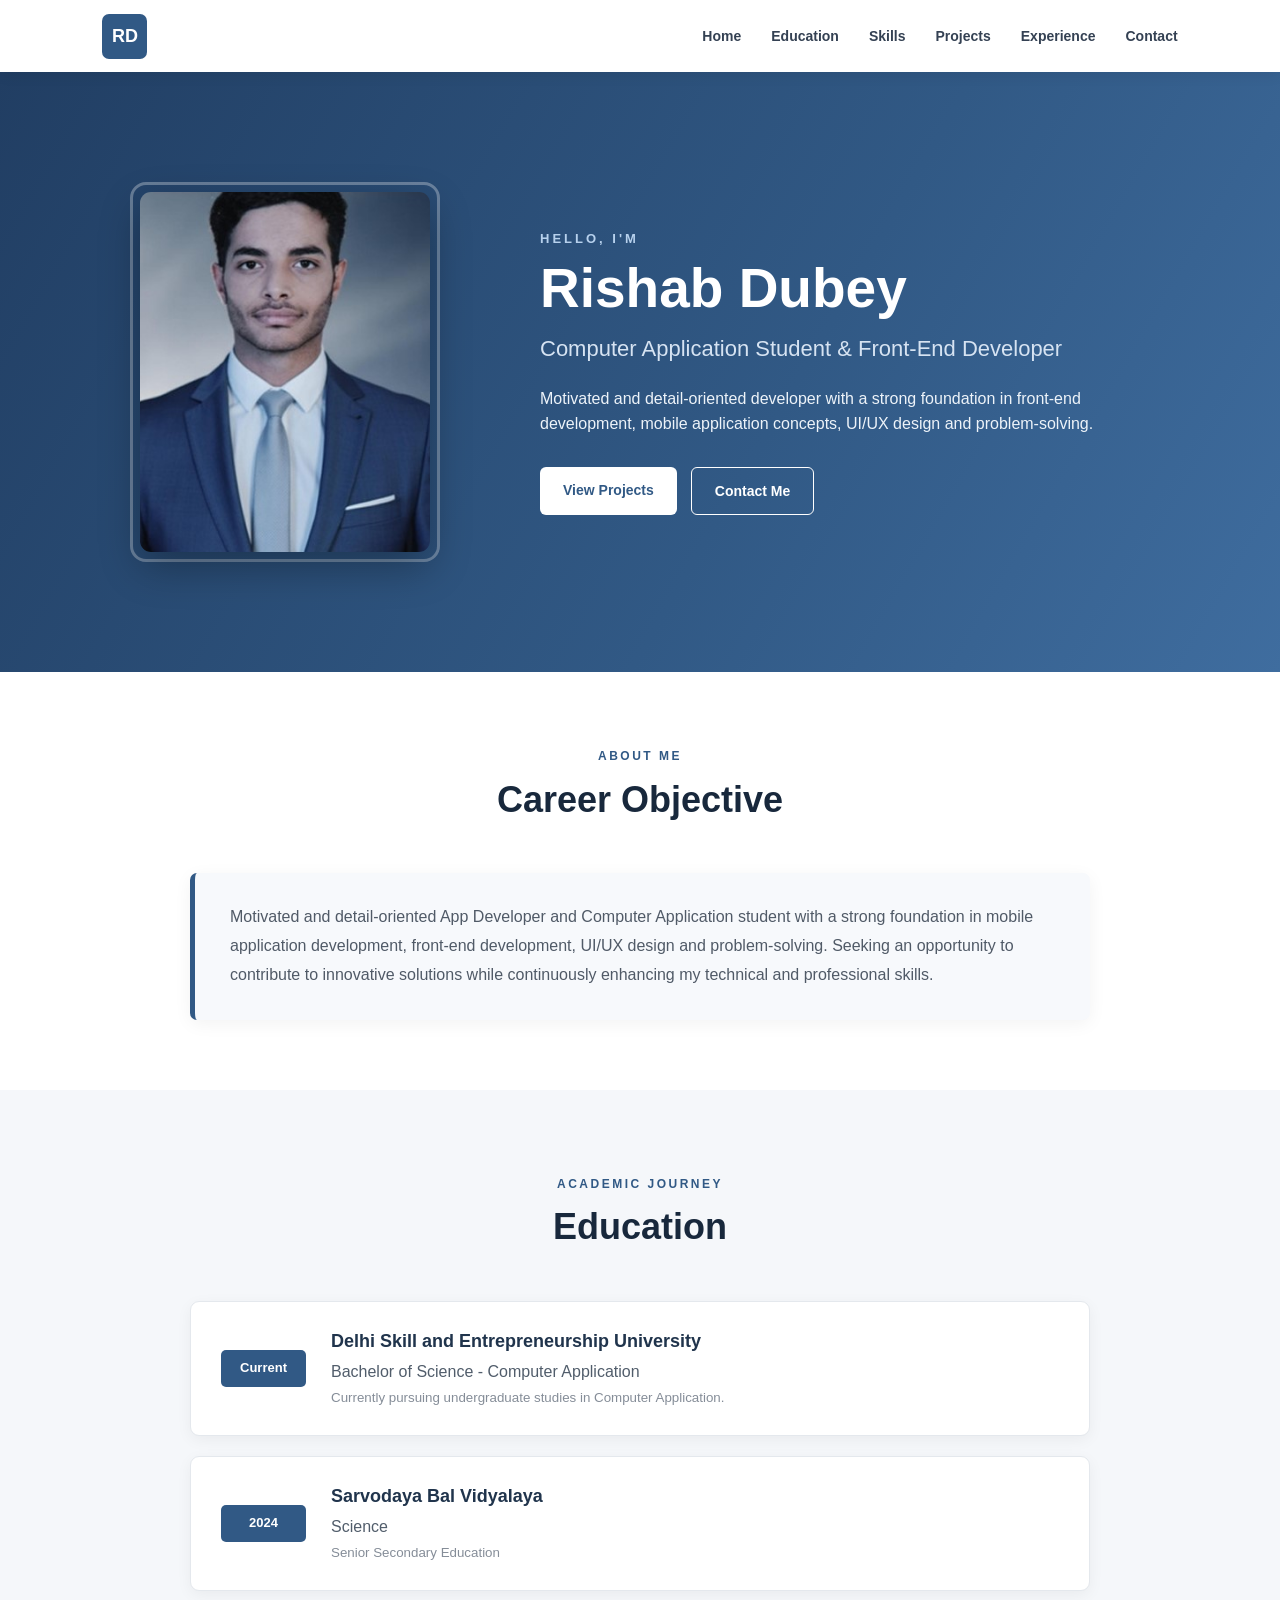
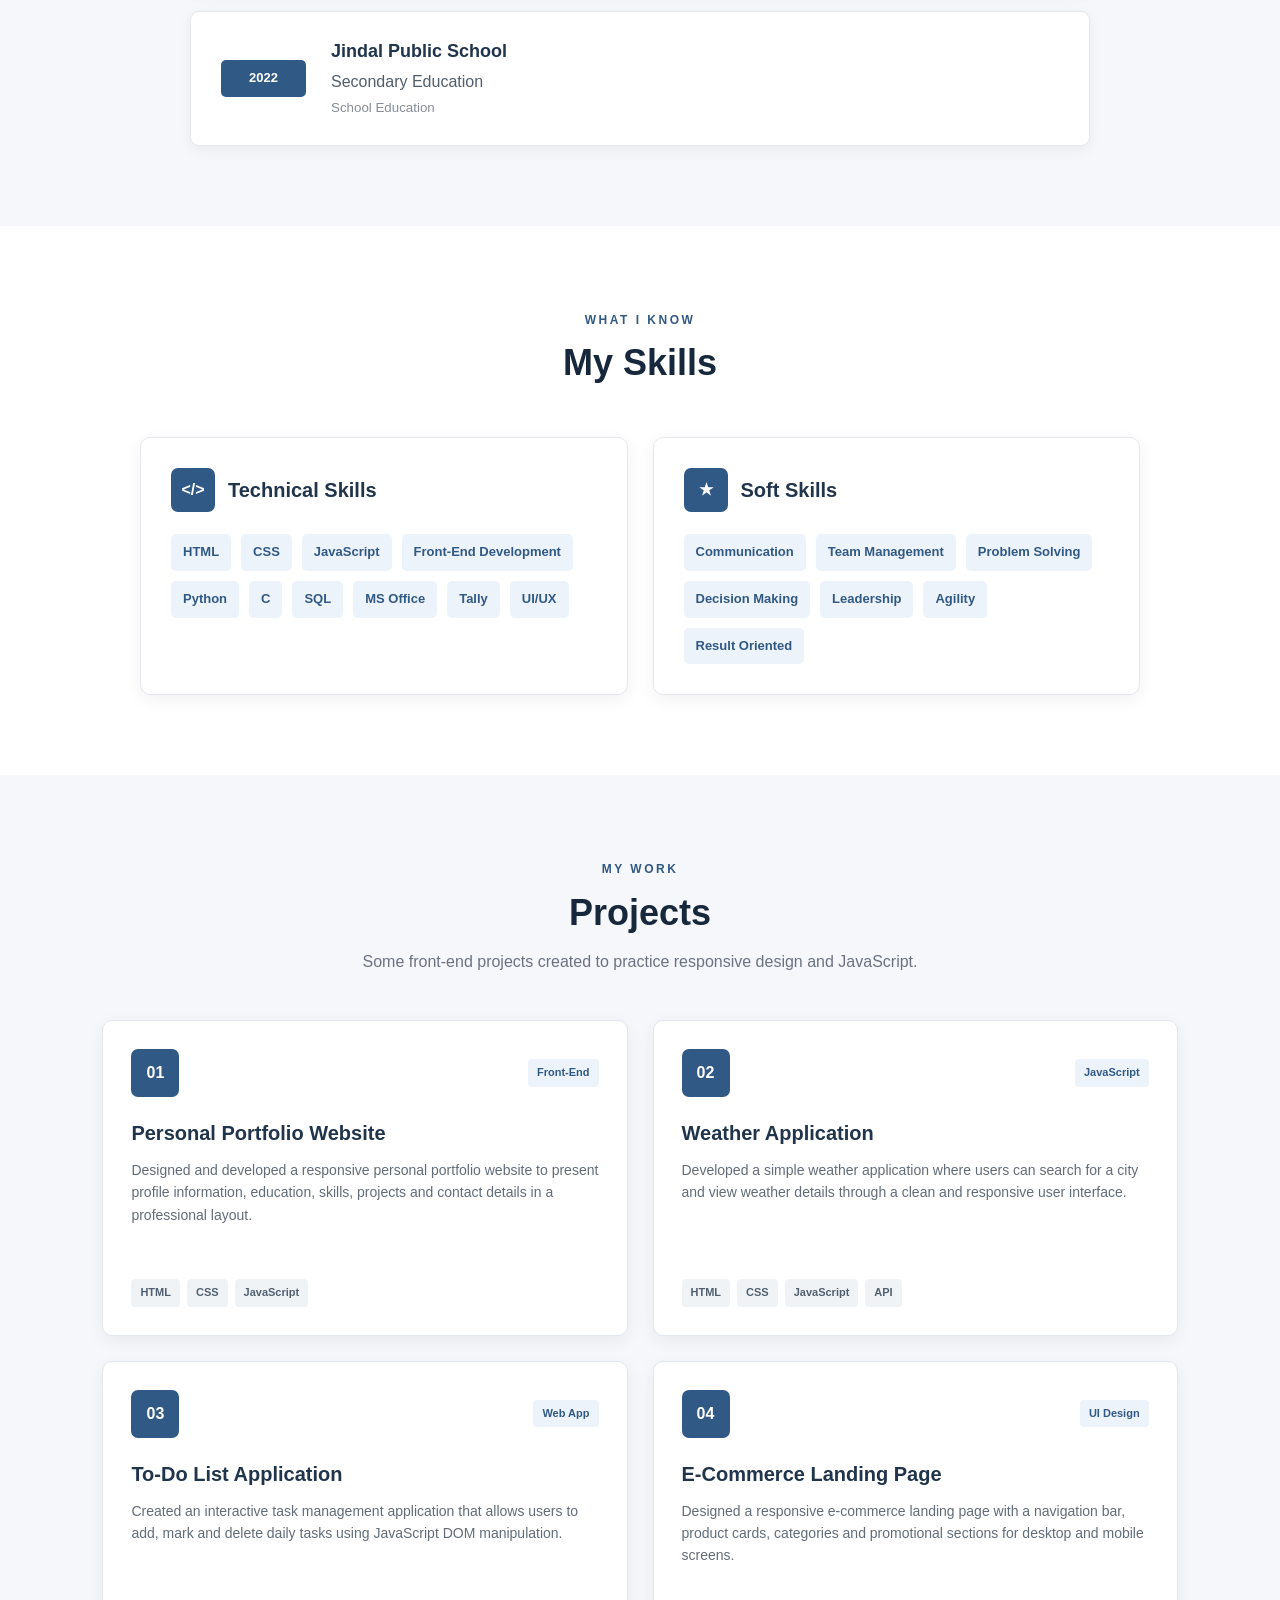
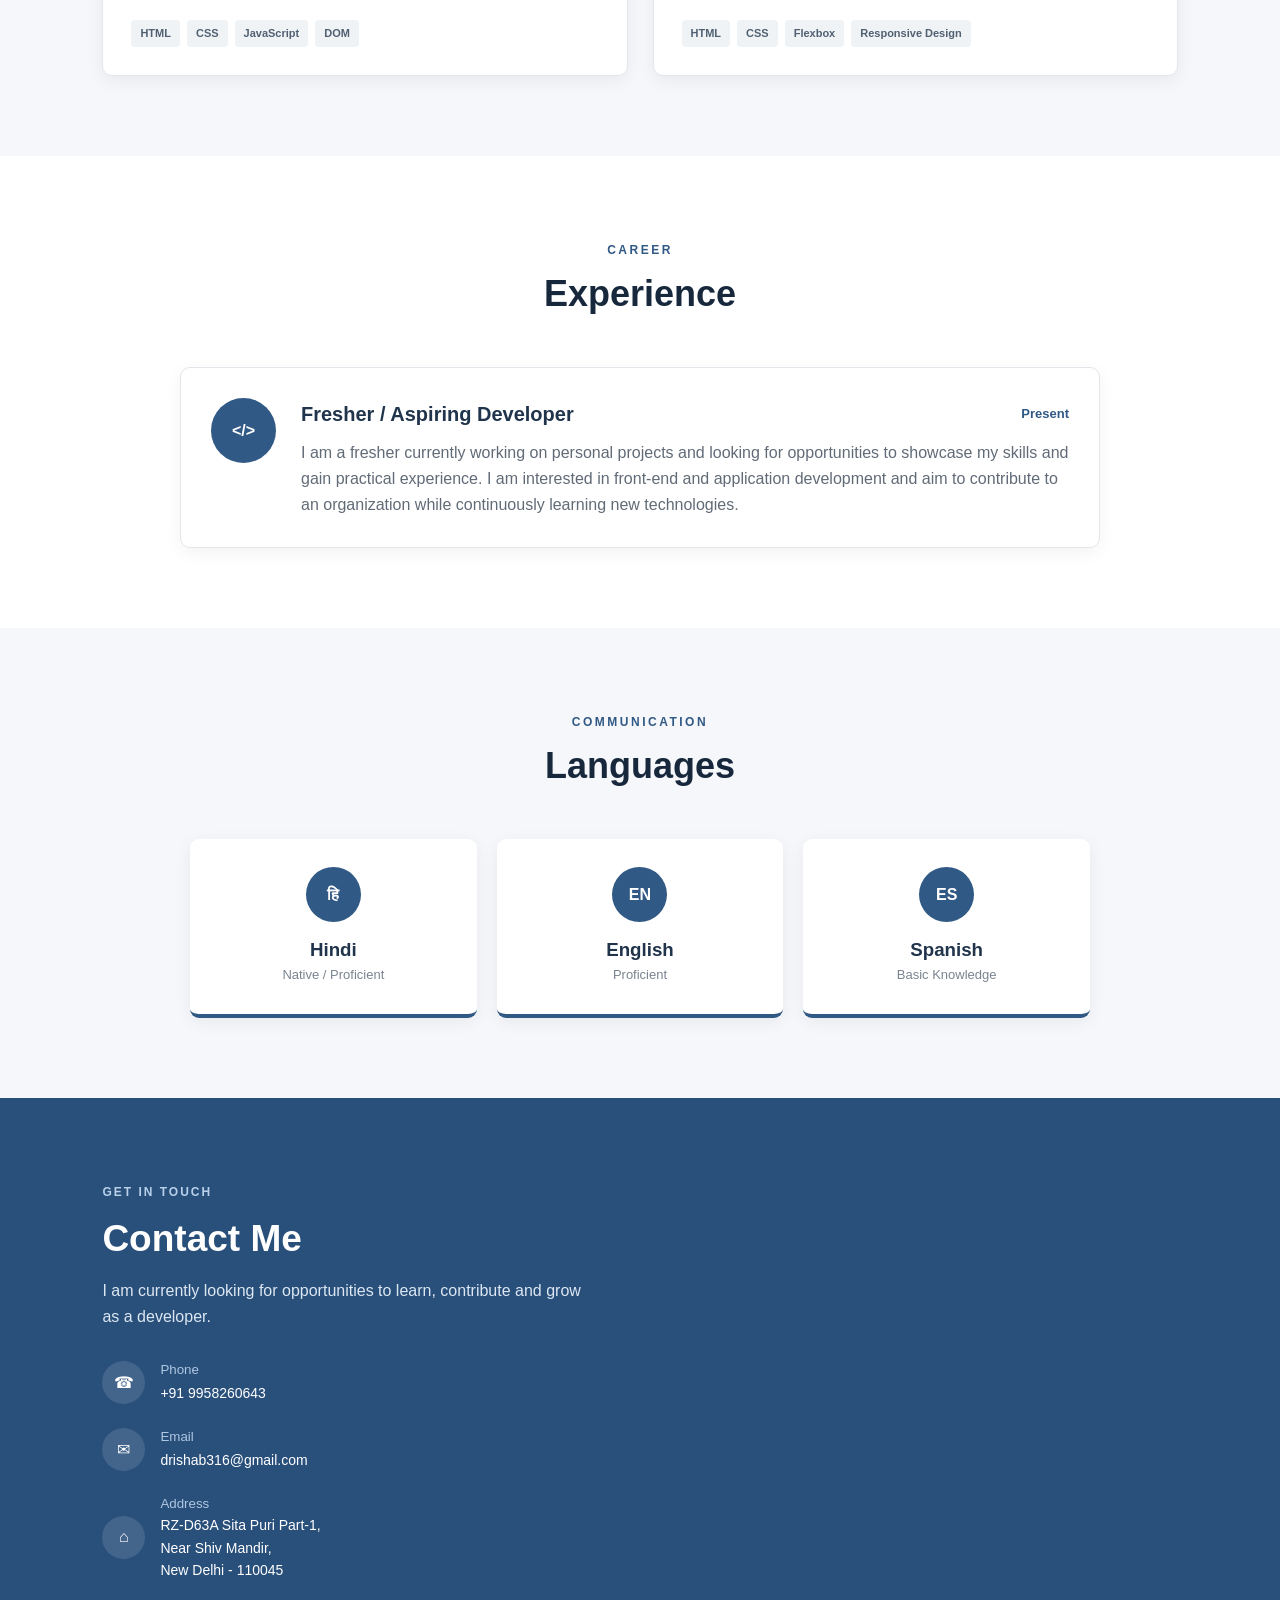
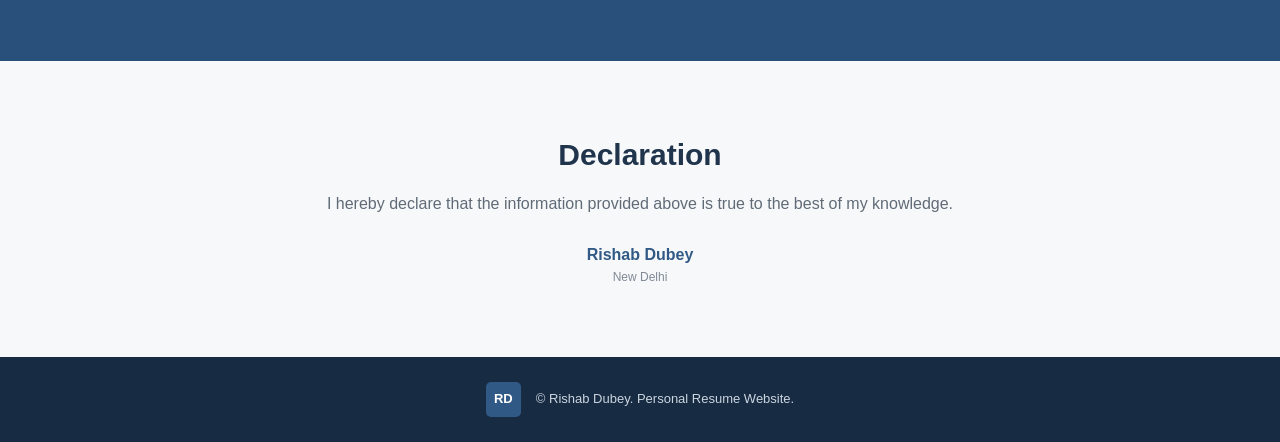
<file: index.html>
<!DOCTYPE html>
<html lang="en">
<head>
    <meta charset="UTF-8">
    <meta name="viewport" content="width=device-width, initial-scale=1.0">

    <title>Rishab Dubey | Personal Resume</title>

    <link rel="stylesheet" href="style.css">
</head>

<body>

    <nav class="navbar">

        <a href="#home" class="logo">RD</a>

        <ul class="nav-links" id="navLinks">
            <li><a href="#home">Home</a></li>
            <li><a href="#education">Education</a></li>
            <li><a href="#skills">Skills</a></li>
            <li><a href="#projects">Projects</a></li>
            <li><a href="#experience">Experience</a></li>
            <li><a href="#contact">Contact</a></li>
        </ul>

        <button class="menu-btn" id="menuBtn" aria-label="Open menu">
            ☰
        </button>

    </nav>

    <header class="hero" id="home">

        <div class="hero-image">
            <img src="profile.jpeg" alt="Rishab Dubey profile photo">
        </div>

        <div class="hero-content">

            <p class="intro-text">HELLO, I'M</p>

            <h1>Rishab Dubey</h1>

            <h2>Computer Application Student & Front-End Developer</h2>

            <p class="hero-description">
                Motivated and detail-oriented developer with a strong
                foundation in front-end development, mobile application
                concepts, UI/UX design and problem-solving.
            </p>

            <div class="hero-buttons">
                <a href="#projects" class="btn primary-btn">
                    View Projects
                </a>

                <a href="#contact" class="btn outline-btn">
                    Contact Me
                </a>
            </div>

        </div>

    </header>


    <main>

        <section class="section objective-section">

            <div class="section-title">
                <span>ABOUT ME</span>
                <h2>Career Objective</h2>
            </div>

            <div class="objective-box">
                <p>
                    Motivated and detail-oriented App Developer and
                    Computer Application student with a strong foundation
                    in mobile application development, front-end
                    development, UI/UX design and problem-solving.
                    Seeking an opportunity to contribute to innovative
                    solutions while continuously enhancing my technical
                    and professional skills.
                </p>
            </div>

        </section>

        <section class="section gray-section" id="education">

            <div class="section-title">
                <span>ACADEMIC JOURNEY</span>
                <h2>Education</h2>
            </div>

            <div class="education-container">

                <div class="education-card">
                    <div class="year">Current</div>

                    <div>
                        <h3>
                            Delhi Skill and Entrepreneurship University
                        </h3>

                        <p>
                            Bachelor of Science - Computer Application
                        </p>

                        <small>
                            Currently pursuing undergraduate studies
                            in Computer Application.
                        </small>
                    </div>
                </div>


                <div class="education-card">
                    <div class="year">2024</div>

                    <div>
                        <h3>Sarvodaya Bal Vidyalaya</h3>
                        <p>Science</p>
                        <small>Senior Secondary Education</small>
                    </div>
                </div>


                <div class="education-card">
                    <div class="year">2022</div>

                    <div>
                        <h3>Jindal Public School</h3>
                        <p>Secondary Education</p>
                        <small>School Education</small>
                    </div>
                </div>

            </div>

        </section>

        <section class="section" id="skills">

            <div class="section-title">
                <span>WHAT I KNOW</span>
                <h2>My Skills</h2>
            </div>

            <div class="skills-container">

                <div class="skill-card">

                    <div class="skill-heading">
                        <div class="skill-icon">&lt;/&gt;</div>
                        <h3>Technical Skills</h3>
                    </div>

                    <div class="skill-tags">
                        <span>HTML</span>
                        <span>CSS</span>
                        <span>JavaScript</span>
                        <span>Front-End Development</span>
                        <span>Python</span>
                        <span>C</span>
                        <span>SQL</span>
                        <span>MS Office</span>
                        <span>Tally</span>
                        <span>UI/UX</span>
                    </div>

                </div>

                <div class="skill-card">

                    <div class="skill-heading">
                        <div class="skill-icon">★</div>
                        <h3>Soft Skills</h3>
                    </div>

                    <div class="skill-tags">
                        <span>Communication</span>
                        <span>Team Management</span>
                        <span>Problem Solving</span>
                        <span>Decision Making</span>
                        <span>Leadership</span>
                        <span>Agility</span>
                        <span>Result Oriented</span>
                    </div>

                </div>

            </div>

        </section>

        <section class="section gray-section" id="projects">

            <div class="section-title">
                <span>MY WORK</span>
                <h2>Projects</h2>

                <p class="section-subtitle">
                    Some front-end projects created to practice
                    responsive design and JavaScript.
                </p>
            </div>


            <div class="projects-container">

                <article class="project-card">

                    <div class="project-top">
                        <span class="project-number">01</span>
                        <span class="project-type">Front-End</span>
                    </div>

                    <h3>Personal Portfolio Website</h3>

                    <p>
                        Designed and developed a responsive personal
                        portfolio website to present profile information,
                        education, skills, projects and contact details
                        in a professional layout.
                    </p>

                    <div class="project-tech">
                        <span>HTML</span>
                        <span>CSS</span>
                        <span>JavaScript</span>
                    </div>

                </article>

                <article class="project-card">

                    <div class="project-top">
                        <span class="project-number">02</span>
                        <span class="project-type">JavaScript</span>
                    </div>

                    <h3>Weather Application</h3>

                    <p>
                        Developed a simple weather application where
                        users can search for a city and view weather
                        details through a clean and responsive user
                        interface.
                    </p>

                    <div class="project-tech">
                        <span>HTML</span>
                        <span>CSS</span>
                        <span>JavaScript</span>
                        <span>API</span>
                    </div>

                </article>

                <article class="project-card">

                    <div class="project-top">
                        <span class="project-number">03</span>
                        <span class="project-type">Web App</span>
                    </div>

                    <h3>To-Do List Application</h3>

                    <p>
                        Created an interactive task management application
                        that allows users to add, mark and delete daily
                        tasks using JavaScript DOM manipulation.
                    </p>

                    <div class="project-tech">
                        <span>HTML</span>
                        <span>CSS</span>
                        <span>JavaScript</span>
                        <span>DOM</span>
                    </div>

                </article>

                <article class="project-card">

                    <div class="project-top">
                        <span class="project-number">04</span>
                        <span class="project-type">UI Design</span>
                    </div>

                    <h3>E-Commerce Landing Page</h3>

                    <p>
                        Designed a responsive e-commerce landing page
                        with a navigation bar, product cards, categories
                        and promotional sections for desktop and mobile
                        screens.
                    </p>

                    <div class="project-tech">
                        <span>HTML</span>
                        <span>CSS</span>
                        <span>Flexbox</span>
                        <span>Responsive Design</span>
                    </div>

                </article>

            </div>

        </section>

        <section class="section" id="experience">

            <div class="section-title">
                <span>CAREER</span>
                <h2>Experience</h2>
            </div>


            <div class="experience-box">

                <div class="experience-icon">
                    &lt;/&gt;
                </div>

                <div class="experience-content">

                    <div class="experience-title">
                        <h3>Fresher / Aspiring Developer</h3>
                        <span>Present</span>
                    </div>

                    <p>
                        I am a fresher currently working on personal
                        projects and looking for opportunities to
                        showcase my skills and gain practical experience.
                        I am interested in front-end and application
                        development and aim to contribute to an
                        organization while continuously learning new
                        technologies.
                    </p>

                </div>

            </div>

        </section>

        <section class="section gray-section">

            <div class="section-title">
                <span>COMMUNICATION</span>
                <h2>Languages</h2>
            </div>

            <div class="languages-container">

                <div class="language-card">
                    <div class="language-letter">हि</div>
                    <h3>Hindi</h3>
                    <p>Native / Proficient</p>
                </div>

                <div class="language-card">
                    <div class="language-letter">EN</div>
                    <h3>English</h3>
                    <p>Proficient</p>
                </div>

                <div class="language-card">
                    <div class="language-letter">ES</div>
                    <h3>Spanish</h3>
                    <p>Basic Knowledge</p>
                </div>

            </div>

        </section>


        <section class="contact-section" id="contact">

            <div class="contact-details">

                <span class="contact-small-title">GET IN TOUCH</span>

                <h2>Contact Me</h2>

                <p class="contact-text">
                    I am currently looking for opportunities to learn,
                    contribute and grow as a developer.
                </p>


                <div class="contact-item">
                    <div class="contact-icon">☎</div>

                    <div>
                        <small>Phone</small>
                        <a href="tel:+919958260643">
                            +91 9958260643
                        </a>
                    </div>
                </div>


                <div class="contact-item">
                    <div class="contact-icon">✉</div>

                    <div>
                        <small>Email</small>
                        <a href="mailto:drishab316@gmail.com">
                            drishab316@gmail.com
                        </a>
                    </div>
                </div>


                <div class="contact-item">
                    <div class="contact-icon">⌂</div>

                    <div>
                        <small>Address</small>
                        <p>
                            RZ-D63A Sita Puri Part-1,<br>
                            Near Shiv Mandir,<br>
                            New Delhi - 110045
                        </p>
                    </div>
                </div>

            </div>

        </section>

        <section class="declaration-section">

            <div class="declaration-box">

                <h2>Declaration</h2>

                <p>
                    I hereby declare that the information provided above
                    is true to the best of my knowledge.
                </p>

                <div class="signature">
                    <strong>Rishab Dubey</strong>
                    <span>New Delhi</span>
                </div>

            </div>

        </section>

    </main>

    <footer>

        <div class="footer-logo">RD</div>

        <p>
            © <span id="currentYear"></span> Rishab Dubey.
            Personal Resume Website.
        </p>

    </footer>

    <button id="topBtn" title="Back to top">↑</button>


    <script src="script.js"></script>

</body>
</html>
</file>
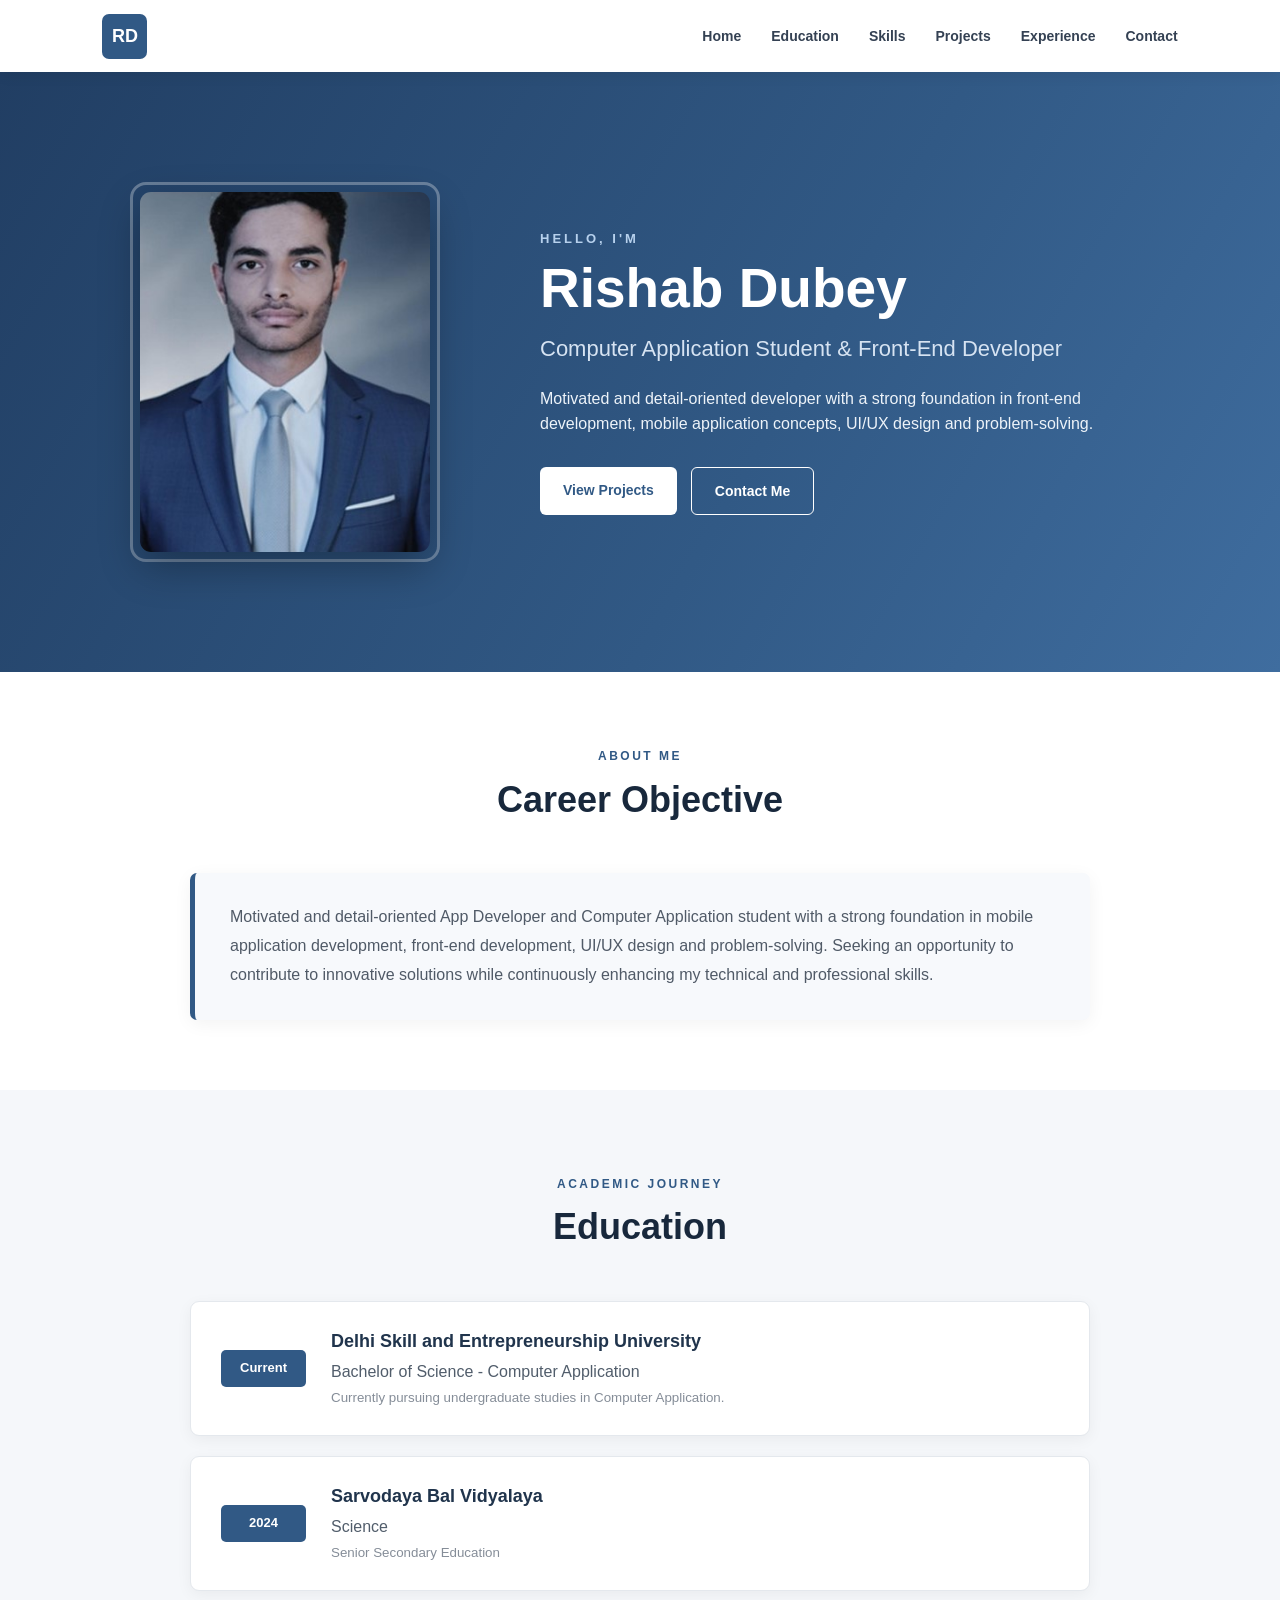
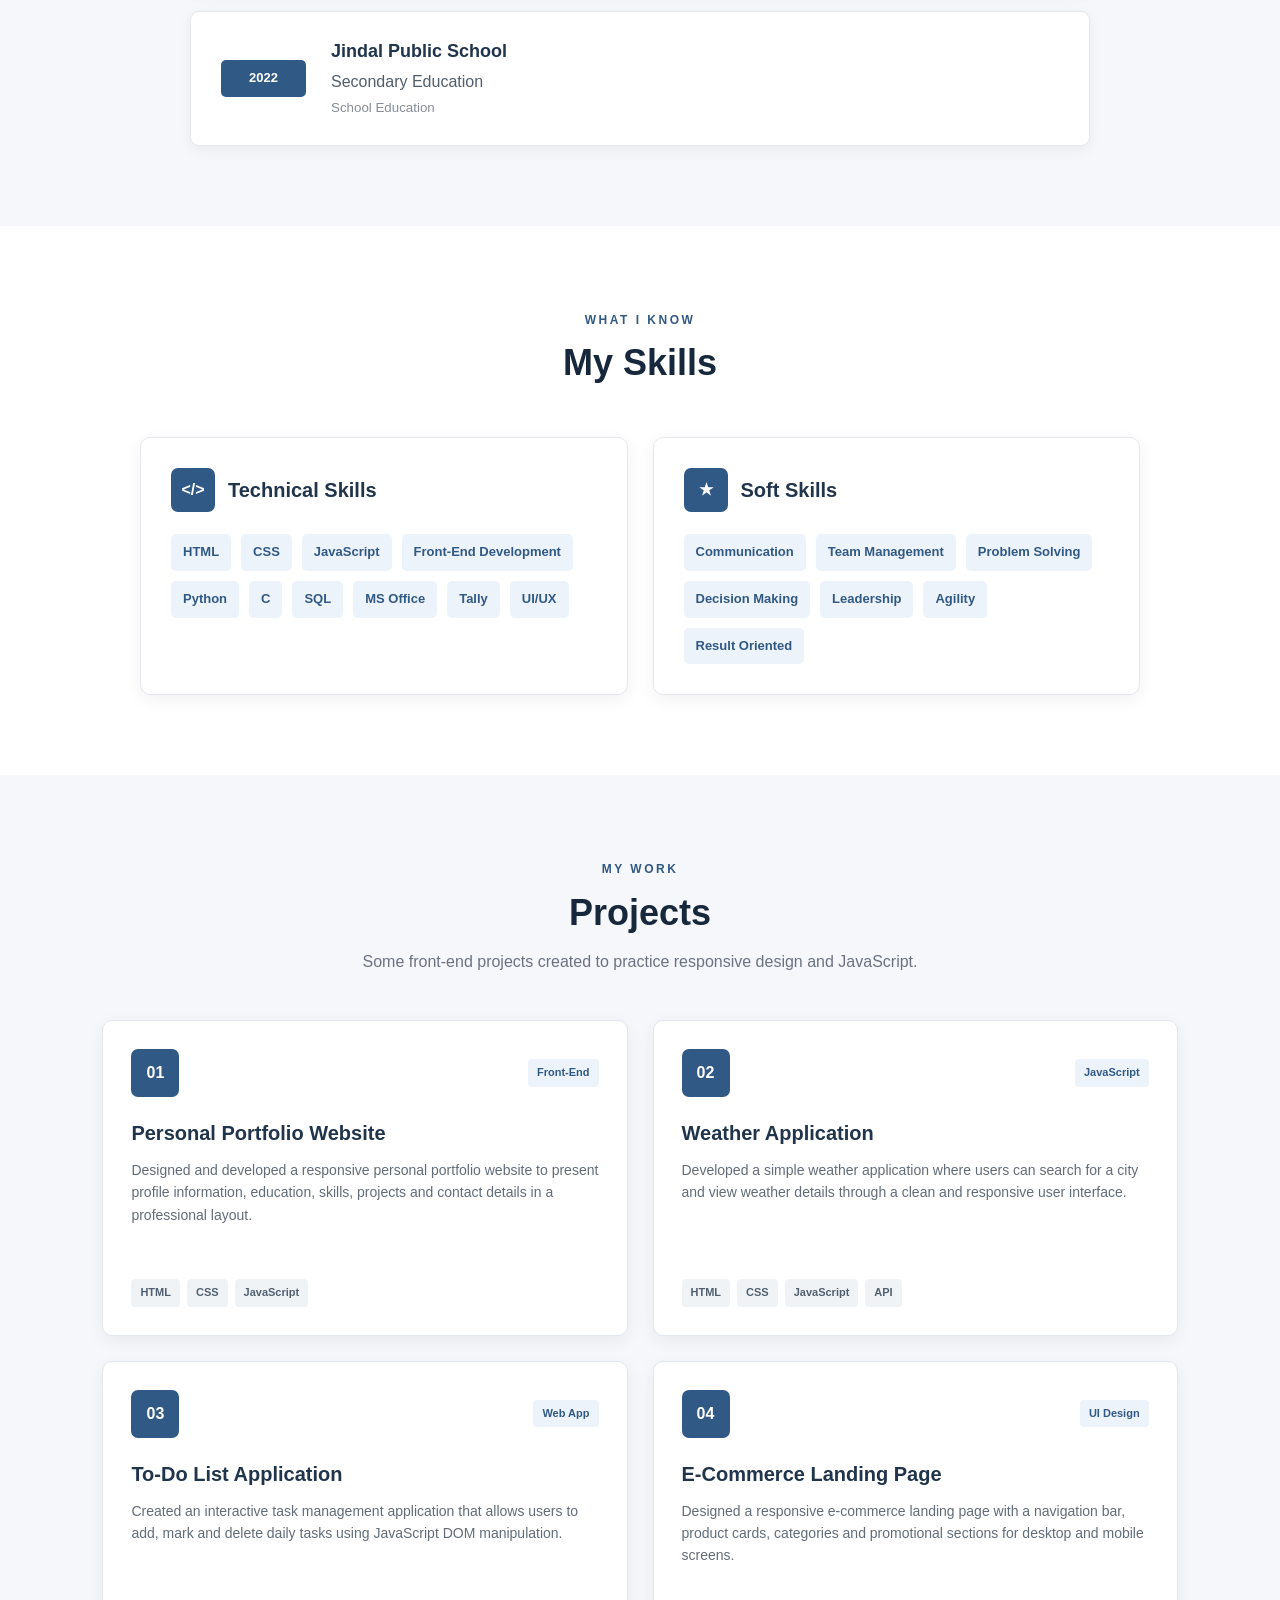
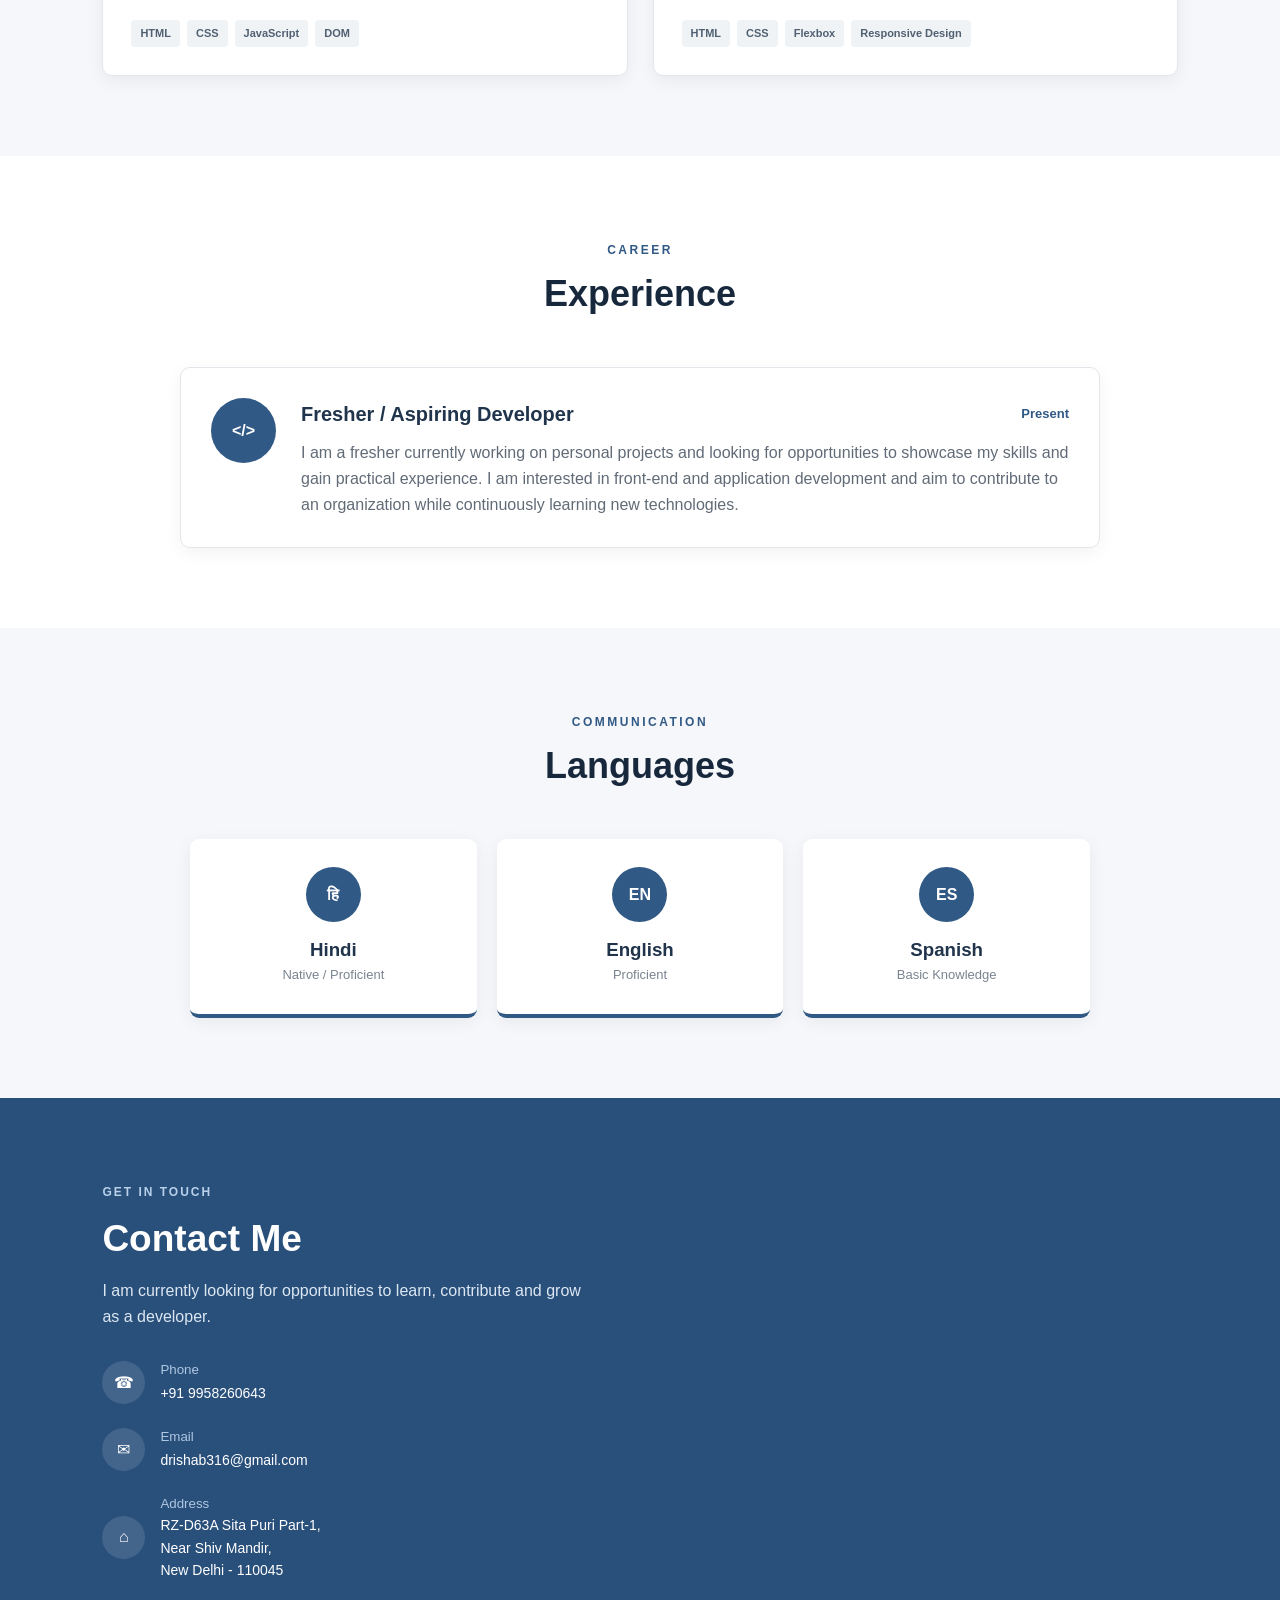
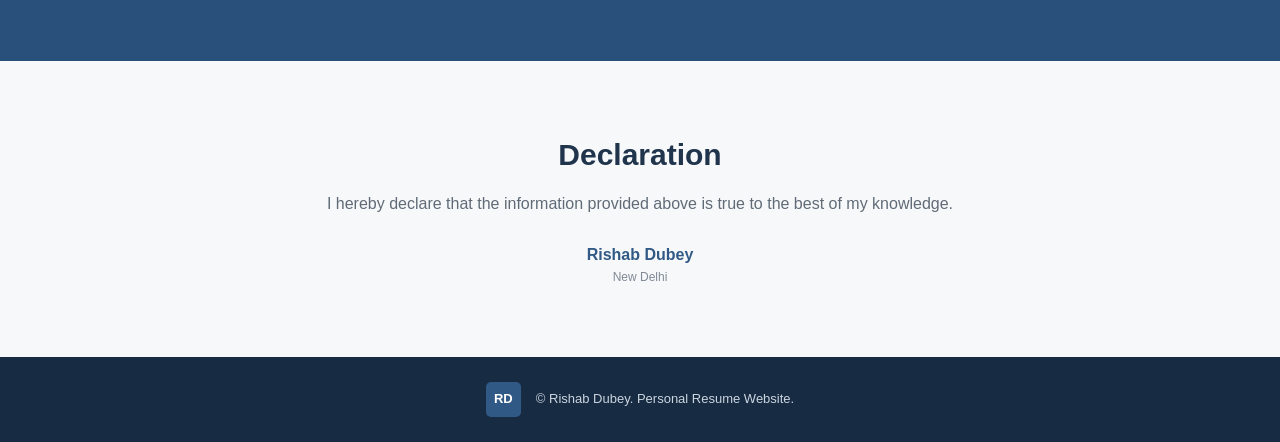
<file: resume.html>
<!DOCTYPE html>
<html lang="en">
<head>
    <meta charset="UTF-8">
    <meta name="viewport" content="width=device-width, initial-scale=1.0">

    <title>Rishab Dubey | Personal Resume</title>

    <link rel="stylesheet" href="style.css">
</head>

<body>

    <nav class="navbar">

        <a href="#home" class="logo">RD</a>

        <ul class="nav-links" id="navLinks">
            <li><a href="#home">Home</a></li>
            <li><a href="#education">Education</a></li>
            <li><a href="#skills">Skills</a></li>
            <li><a href="#projects">Projects</a></li>
            <li><a href="#experience">Experience</a></li>
            <li><a href="#contact">Contact</a></li>
        </ul>

        <button class="menu-btn" id="menuBtn" aria-label="Open menu">
            ☰
        </button>

    </nav>

    <header class="hero" id="home">

        <div class="hero-image">
            <img src="profile.jpeg" alt="Rishab Dubey profile photo">
        </div>

        <div class="hero-content">

            <p class="intro-text">HELLO, I'M</p>

            <h1>Rishab Dubey</h1>

            <h2>Computer Application Student & Front-End Developer</h2>

            <p class="hero-description">
                Motivated and detail-oriented developer with a strong
                foundation in front-end development, mobile application
                concepts, UI/UX design and problem-solving.
            </p>

            <div class="hero-buttons">
                <a href="#projects" class="btn primary-btn">
                    View Projects
                </a>

                <a href="#contact" class="btn outline-btn">
                    Contact Me
                </a>
            </div>

        </div>

    </header>


    <main>

        <section class="section objective-section">

            <div class="section-title">
                <span>ABOUT ME</span>
                <h2>Career Objective</h2>
            </div>

            <div class="objective-box">
                <p>
                    Motivated and detail-oriented App Developer and
                    Computer Application student with a strong foundation
                    in mobile application development, front-end
                    development, UI/UX design and problem-solving.
                    Seeking an opportunity to contribute to innovative
                    solutions while continuously enhancing my technical
                    and professional skills.
                </p>
            </div>

        </section>

        <section class="section gray-section" id="education">

            <div class="section-title">
                <span>ACADEMIC JOURNEY</span>
                <h2>Education</h2>
            </div>

            <div class="education-container">

                <div class="education-card">
                    <div class="year">Current</div>

                    <div>
                        <h3>
                            Delhi Skill and Entrepreneurship University
                        </h3>

                        <p>
                            Bachelor of Science - Computer Application
                        </p>

                        <small>
                            Currently pursuing undergraduate studies
                            in Computer Application.
                        </small>
                    </div>
                </div>


                <div class="education-card">
                    <div class="year">2024</div>

                    <div>
                        <h3>Sarvodaya Bal Vidyalaya</h3>
                        <p>Science</p>
                        <small>Senior Secondary Education</small>
                    </div>
                </div>


                <div class="education-card">
                    <div class="year">2022</div>

                    <div>
                        <h3>Jindal Public School</h3>
                        <p>Secondary Education</p>
                        <small>School Education</small>
                    </div>
                </div>

            </div>

        </section>

        <section class="section" id="skills">

            <div class="section-title">
                <span>WHAT I KNOW</span>
                <h2>My Skills</h2>
            </div>

            <div class="skills-container">

                <div class="skill-card">

                    <div class="skill-heading">
                        <div class="skill-icon">&lt;/&gt;</div>
                        <h3>Technical Skills</h3>
                    </div>

                    <div class="skill-tags">
                        <span>HTML</span>
                        <span>CSS</span>
                        <span>JavaScript</span>
                        <span>Front-End Development</span>
                        <span>Python</span>
                        <span>C</span>
                        <span>SQL</span>
                        <span>MS Office</span>
                        <span>Tally</span>
                        <span>UI/UX</span>
                    </div>

                </div>

                <div class="skill-card">

                    <div class="skill-heading">
                        <div class="skill-icon">★</div>
                        <h3>Soft Skills</h3>
                    </div>

                    <div class="skill-tags">
                        <span>Communication</span>
                        <span>Team Management</span>
                        <span>Problem Solving</span>
                        <span>Decision Making</span>
                        <span>Leadership</span>
                        <span>Agility</span>
                        <span>Result Oriented</span>
                    </div>

                </div>

            </div>

        </section>

        <section class="section gray-section" id="projects">

            <div class="section-title">
                <span>MY WORK</span>
                <h2>Projects</h2>

                <p class="section-subtitle">
                    Some front-end projects created to practice
                    responsive design and JavaScript.
                </p>
            </div>


            <div class="projects-container">

                <article class="project-card">

                    <div class="project-top">
                        <span class="project-number">01</span>
                        <span class="project-type">Front-End</span>
                    </div>

                    <h3>Personal Portfolio Website</h3>

                    <p>
                        Designed and developed a responsive personal
                        portfolio website to present profile information,
                        education, skills, projects and contact details
                        in a professional layout.
                    </p>

                    <div class="project-tech">
                        <span>HTML</span>
                        <span>CSS</span>
                        <span>JavaScript</span>
                    </div>

                </article>

                <article class="project-card">

                    <div class="project-top">
                        <span class="project-number">02</span>
                        <span class="project-type">JavaScript</span>
                    </div>

                    <h3>Weather Application</h3>

                    <p>
                        Developed a simple weather application where
                        users can search for a city and view weather
                        details through a clean and responsive user
                        interface.
                    </p>

                    <div class="project-tech">
                        <span>HTML</span>
                        <span>CSS</span>
                        <span>JavaScript</span>
                        <span>API</span>
                    </div>

                </article>

                <article class="project-card">

                    <div class="project-top">
                        <span class="project-number">03</span>
                        <span class="project-type">Web App</span>
                    </div>

                    <h3>To-Do List Application</h3>

                    <p>
                        Created an interactive task management application
                        that allows users to add, mark and delete daily
                        tasks using JavaScript DOM manipulation.
                    </p>

                    <div class="project-tech">
                        <span>HTML</span>
                        <span>CSS</span>
                        <span>JavaScript</span>
                        <span>DOM</span>
                    </div>

                </article>

                <article class="project-card">

                    <div class="project-top">
                        <span class="project-number">04</span>
                        <span class="project-type">UI Design</span>
                    </div>

                    <h3>E-Commerce Landing Page</h3>

                    <p>
                        Designed a responsive e-commerce landing page
                        with a navigation bar, product cards, categories
                        and promotional sections for desktop and mobile
                        screens.
                    </p>

                    <div class="project-tech">
                        <span>HTML</span>
                        <span>CSS</span>
                        <span>Flexbox</span>
                        <span>Responsive Design</span>
                    </div>

                </article>

            </div>

        </section>

        <section class="section" id="experience">

            <div class="section-title">
                <span>CAREER</span>
                <h2>Experience</h2>
            </div>


            <div class="experience-box">

                <div class="experience-icon">
                    &lt;/&gt;
                </div>

                <div class="experience-content">

                    <div class="experience-title">
                        <h3>Fresher / Aspiring Developer</h3>
                        <span>Present</span>
                    </div>

                    <p>
                        I am a fresher currently working on personal
                        projects and looking for opportunities to
                        showcase my skills and gain practical experience.
                        I am interested in front-end and application
                        development and aim to contribute to an
                        organization while continuously learning new
                        technologies.
                    </p>

                </div>

            </div>

        </section>

        <section class="section gray-section">

            <div class="section-title">
                <span>COMMUNICATION</span>
                <h2>Languages</h2>
            </div>

            <div class="languages-container">

                <div class="language-card">
                    <div class="language-letter">हि</div>
                    <h3>Hindi</h3>
                    <p>Native / Proficient</p>
                </div>

                <div class="language-card">
                    <div class="language-letter">EN</div>
                    <h3>English</h3>
                    <p>Proficient</p>
                </div>

                <div class="language-card">
                    <div class="language-letter">ES</div>
                    <h3>Spanish</h3>
                    <p>Basic Knowledge</p>
                </div>

            </div>

        </section>


        <section class="contact-section" id="contact">

            <div class="contact-details">

                <span class="contact-small-title">GET IN TOUCH</span>

                <h2>Contact Me</h2>

                <p class="contact-text">
                    I am currently looking for opportunities to learn,
                    contribute and grow as a developer.
                </p>


                <div class="contact-item">
                    <div class="contact-icon">☎</div>

                    <div>
                        <small>Phone</small>
                        <a href="tel:+919958260643">
                            +91 9958260643
                        </a>
                    </div>
                </div>


                <div class="contact-item">
                    <div class="contact-icon">✉</div>

                    <div>
                        <small>Email</small>
                        <a href="mailto:drishab316@gmail.com">
                            drishab316@gmail.com
                        </a>
                    </div>
                </div>


                <div class="contact-item">
                    <div class="contact-icon">⌂</div>

                    <div>
                        <small>Address</small>
                        <p>
                            RZ-D63A Sita Puri Part-1,<br>
                            Near Shiv Mandir,<br>
                            New Delhi - 110045
                        </p>
                    </div>
                </div>

            </div>

        </section>

        <section class="declaration-section">

            <div class="declaration-box">

                <h2>Declaration</h2>

                <p>
                    I hereby declare that the information provided above
                    is true to the best of my knowledge.
                </p>

                <div class="signature">
                    <strong>Rishab Dubey</strong>
                    <span>New Delhi</span>
                </div>

            </div>

        </section>

    </main>

    <footer>

        <div class="footer-logo">RD</div>

        <p>
            © <span id="currentYear"></span> Rishab Dubey.
            Personal Resume Website.
        </p>

    </footer>

    <button id="topBtn" title="Back to top">↑</button>


    <script src="script.js"></script>

</body>
</html>
</file>
<file: style.css>
* {
    margin: 0;
    padding: 0;
    box-sizing: border-box;
}

html {
    scroll-behavior: smooth;
}

body {
    font-family: Arial, Helvetica, sans-serif;
    background-color: #ffffff;
    color: #252f3d;
    line-height: 1.6;
}

a {
    text-decoration: none;
    color: inherit;
}

button,
input,
textarea {
    font-family: inherit;
}

.section {
    padding: 80px 8%;
}

.gray-section {
    background-color: #f5f7fa;
}

.navbar {
    width: 100%;
    height: 72px;
    padding: 0 8%;

    display: flex;
    align-items: center;
    justify-content: space-between;

    background-color: #ffffff;

    position: sticky;
    top: 0;
    z-index: 1000;

    box-shadow: 0 2px 14px rgba(0, 0, 0, 0.08);
}

.logo {
    width: 45px;
    height: 45px;

    display: flex;
    align-items: center;
    justify-content: center;

    background: #315985;
    color: white;

    border-radius: 7px;

    font-size: 18px;
    font-weight: bold;
}

.nav-links {
    list-style: none;

    display: flex;
    align-items: center;
    gap: 30px;
}

.nav-links a {
    color: #344153;
    font-size: 14px;
    font-weight: 600;

    position: relative;
}

.nav-links a::after {
    content: "";

    position: absolute;
    bottom: -7px;
    left: 0;

    width: 0;
    height: 2px;

    background-color: #315985;

    transition: 0.3s;
}

.nav-links a:hover {
    color: #315985;
}

.nav-links a:hover::after {
    width: 100%;
}

.menu-btn {
    display: none;

    background: none;
    border: none;

    color: #315985;

    font-size: 27px;

    cursor: pointer;
}

.hero {
    min-height: 600px;

    padding: 60px 8%;

    display: flex;
    align-items: center;
    justify-content: center;

    gap: 100px;

    background: linear-gradient(
        120deg,
        #213e63 0%,
        #315985 60%,
        #3f6d9f 100%
    );

    color: white;
}

.hero-image {
    width: 310px;
    height: 380px;

    padding: 7px;

    border: 3px solid rgba(255, 255, 255, 0.30);
    border-radius: 16px;

    flex-shrink: 0;
}

.hero-image img {
    display: block;

    width: 100%;
    height: 100%;

    object-fit: cover;
    object-position: center;

    border-radius: 11px;

    box-shadow: 0 15px 40px rgba(0, 0, 0, 0.30);
}

.hero-image::before {
    display: none;
}

.hero-content {
    max-width: 650px;
}

.intro-text {
    color: #b7d1ed;

    font-size: 13px;
    font-weight: bold;

    letter-spacing: 3px;
}

.hero-content h1 {
    font-size: 55px;
    line-height: 1.2;

    margin: 5px 0 10px;
}

.hero-content h2 {
    color: #d6e3f2;

    font-size: 22px;
    font-weight: 400;

    margin-bottom: 20px;
}

.hero-description {
    color: #edf3f9;

    max-width: 610px;

    font-size: 16px;
}

.hero-buttons {
    display: flex;
    gap: 14px;

    margin-top: 30px;
}

.btn {
    display: inline-block;

    padding: 12px 23px;

    border-radius: 6px;

    font-size: 14px;
    font-weight: bold;

    transition: 0.3s;
}

.primary-btn {
    background: white;
    color: #315985;
}

.primary-btn:hover {
    transform: translateY(-3px);
    background-color: #edf3fa;
}

.outline-btn {
    border: 1px solid white;
    color: white;
}

.outline-btn:hover {
    background: white;
    color: #315985;
}

.section-title {
    text-align: center;

    margin-bottom: 45px;
}

.section-title > span {
    color: #315985;

    font-size: 12px;
    font-weight: bold;

    letter-spacing: 2.5px;
}

.section-title h2 {
    color: #18283c;

    margin-top: 3px;

    font-size: 36px;
}

.section-subtitle {
    max-width: 580px;

    margin: 8px auto 0;

    color: #6b7280;
}

.objective-section {
    padding-top: 70px;
    padding-bottom: 70px;
}

.objective-box {
    max-width: 900px;

    margin: auto;

    padding: 30px 35px;

    background-color: #f7f9fc;

    border-left: 5px solid #315985;
    border-radius: 7px;

    box-shadow: 0 4px 18px rgba(0, 0, 0, 0.05);
}

.objective-box p {
    color: #505a67;

    font-size: 16px;

    line-height: 1.8;
}

.education-container {
    max-width: 900px;

    margin: auto;

    display: flex;
    flex-direction: column;

    gap: 20px;
}

.education-card {
    display: flex;
    align-items: center;

    gap: 25px;

    padding: 25px 30px;

    background: white;

    border-radius: 9px;

    border: 1px solid #e4e8ed;

    box-shadow: 0 4px 15px rgba(0, 0, 0, 0.05);

    transition: 0.3s;
}

.education-card:hover {
    transform: translateX(6px);

    box-shadow: 0 7px 20px rgba(49, 89, 133, 0.12);
}

.year {
    min-width: 85px;

    padding: 8px 10px;

    background: #315985;
    color: white;

    border-radius: 5px;

    text-align: center;

    font-size: 13px;
    font-weight: bold;
}

.education-card h3 {
    color: #20344c;

    margin-bottom: 3px;

    font-size: 18px;
}

.education-card p {
    color: #515d6b;
}

.education-card small {
    color: #858d98;
}

.skills-container {
    max-width: 1000px;

    margin: auto;

    display: grid;

    grid-template-columns: 1fr 1fr;

    gap: 25px;
}

.skill-card {
    padding: 30px;

    background: #ffffff;

    border: 1px solid #e4e8ed;

    border-radius: 10px;

    box-shadow: 0 5px 18px rgba(0, 0, 0, 0.06);
}

.skill-heading {
    display: flex;
    align-items: center;

    gap: 13px;

    margin-bottom: 22px;
}

.skill-icon {
    width: 44px;
    height: 44px;

    display: flex;
    align-items: center;
    justify-content: center;

    background: #315985;
    color: white;

    border-radius: 7px;

    font-weight: bold;
}

.skill-heading h3 {
    color: #20344c;

    font-size: 20px;
}

.skill-tags {
    display: flex;
    flex-wrap: wrap;

    gap: 10px;
}

.skill-tags span {
    padding: 8px 12px;

    background: #edf3fa;
    color: #315985;

    border-radius: 5px;

    font-size: 13px;
    font-weight: 600;

    transition: 0.2s;
}

.skill-tags span:hover {
    background: #315985;
    color: white;
}

.projects-container {
    max-width: 1080px;

    margin: auto;

    display: grid;

    grid-template-columns: repeat(2, 1fr);

    gap: 25px;
}

.project-card {
    padding: 28px;

    background: white;

    border: 1px solid #e2e7ed;

    border-radius: 10px;

    box-shadow: 0 5px 18px rgba(0, 0, 0, 0.06);

    transition: 0.3s;
}

.project-card:hover {
    transform: translateY(-7px);

    box-shadow: 0 12px 25px rgba(49, 89, 133, 0.14);
}

.project-top {
    display: flex;
    align-items: center;
    justify-content: space-between;

    margin-bottom: 20px;
}

.project-number {
    width: 48px;
    height: 48px;

    display: flex;
    justify-content: center;
    align-items: center;

    background: #315985;
    color: white;

    border-radius: 7px;

    font-weight: bold;
}

.project-type {
    padding: 5px 9px;

    color: #315985;
    background: #edf3fa;

    border-radius: 4px;

    font-size: 11px;
    font-weight: bold;
}

.project-card h3 {
    color: #20344c;

    margin-bottom: 10px;

    font-size: 20px;
}

.project-card > p {
    color: #626c78;

    min-height: 100px;

    font-size: 14px;
}

.project-tech {
    display: flex;
    flex-wrap: wrap;

    gap: 7px;

    margin-top: 20px;
}

.project-tech span {
    padding: 5px 9px;

    background: #f0f3f6;
    color: #506071;

    border-radius: 4px;

    font-size: 11px;
    font-weight: bold;
}

.experience-box {
    max-width: 920px;

    margin: auto;

    display: flex;

    gap: 25px;

    padding: 30px;

    border: 1px solid #e2e6eb;

    border-radius: 10px;

    box-shadow: 0 5px 18px rgba(0, 0, 0, 0.05);
}

.experience-icon {
    min-width: 65px;
    height: 65px;

    display: flex;
    align-items: center;
    justify-content: center;

    background: #315985;
    color: white;

    border-radius: 50%;

    font-weight: bold;
}

.experience-content {
    width: 100%;
}

.experience-title {
    display: flex;
    align-items: center;
    justify-content: space-between;

    gap: 10px;

    margin-bottom: 10px;
}

.experience-title h3 {
    color: #20344c;

    font-size: 20px;
}

.experience-title span {
    color: #315985;

    font-size: 13px;
    font-weight: bold;
}

.experience-content p {
    color: #616b77;
}

.languages-container {
    max-width: 900px;

    margin: auto;

    display: grid;

    grid-template-columns: repeat(3, 1fr);

    gap: 20px;
}

.language-card {
    padding: 28px 20px;

    background: white;

    border-radius: 9px;

    text-align: center;

    border-bottom: 4px solid #315985;

    box-shadow: 0 4px 17px rgba(0, 0, 0, 0.06);

    transition: 0.3s;
}

.language-card:hover {
    transform: translateY(-5px);
}

.language-letter {
    width: 55px;
    height: 55px;

    margin: 0 auto 13px;

    display: flex;
    align-items: center;
    justify-content: center;

    background: #315985;
    color: white;

    border-radius: 50%;

    font-weight: bold;
}

.language-card h3 {
    color: #20344c;
}

.language-card p {
    color: #7a8490;

    font-size: 13px;
}

.contact-section {
    padding: 80px 8%;

    display: grid;

    grid-template-columns: 1fr 1fr;

    gap: 60px;

    background: #294f7b;
    color: white;
}

.contact-small-title {
    color: #b8d0ea;

    font-size: 12px;
    font-weight: bold;

    letter-spacing: 2px;
}

.contact-details h2 {
    margin: 5px 0 10px;

    font-size: 37px;
}

.contact-text {
    max-width: 480px;

    color: #dce7f2;

    margin-bottom: 30px;
}

.contact-item {
    display: flex;
    align-items: center;

    gap: 15px;

    margin-top: 20px;
}

.contact-icon {
    min-width: 43px;
    height: 43px;

    display: flex;
    align-items: center;
    justify-content: center;

    background: rgba(255, 255, 255, 0.12);

    border-radius: 50%;
}

.contact-item small {
    display: block;

    color: #afc7e1;
}

.contact-item a,
.contact-item p {
    color: white;

    font-size: 14px;
}

.declaration-section {
    padding: 70px 8%;

    background: #f7f8fa;
}

.declaration-box {
    max-width: 800px;

    margin: auto;

    text-align: center;
}

.declaration-box h2 {
    color: #20344c;

    font-size: 30px;

    margin-bottom: 12px;
}

.declaration-box p {
    color: #606b77;

    margin-bottom: 25px;
}

.signature {
    display: flex;
    flex-direction: column;

    color: #315985;
}

.signature span {
    color: #808995;

    font-size: 12px;
}

footer {
    padding: 25px 8%;

    display: flex;
    align-items: center;
    justify-content: center;

    gap: 15px;

    background: #172b43;
    color: #cbd5df;

    font-size: 13px;
}

.footer-logo {
    width: 35px;
    height: 35px;

    display: flex;
    align-items: center;
    justify-content: center;

    background: #315985;
    color: white;

    border-radius: 5px;

    font-weight: bold;
}

#topBtn {
    display: none;

    position: fixed;

    right: 25px;
    bottom: 25px;

    width: 45px;
    height: 45px;

    border: none;

    background: #315985;
    color: white;

    border-radius: 50%;

    font-size: 20px;

    cursor: pointer;

    z-index: 500;

    box-shadow: 0 5px 15px rgba(0, 0, 0, 0.25);
}

#topBtn:hover {
    background: #213f63;
}

@media screen and (max-width: 850px) {

    .menu-btn {
        display: block;
    }

    .nav-links {
        position: absolute;

        top: 72px;
        left: 0;

        width: 100%;

        display: flex;
        flex-direction: column;

        gap: 0;

        background: white;

        max-height: 0;

        overflow: hidden;

        transition: max-height 0.4s ease;

        box-shadow: 0 7px 15px rgba(0, 0, 0, 0.08);
    }

    .nav-links.show {
        max-height: 420px;
    }

    .nav-links li {
        width: 100%;

        text-align: center;
    }

    .nav-links a {
        display: block;

        padding: 15px;

        border-top: 1px solid #eee;
    }

    .nav-links a::after {
        display: none;
    }


    .hero {
        flex-direction: column;

        gap: 40px;

        text-align: center;

        padding-top: 55px;
        padding-bottom: 55px;
    }

    .hero-content h1 {
        font-size: 44px;
    }

    .hero-buttons {
        justify-content: center;
    }


    .skills-container,
    .projects-container,
    .references-container,
    .contact-section {
        grid-template-columns: 1fr;
    }

    .contact-section {
        gap: 40px;
    }
}

@media screen and (max-width: 600px) {

    .navbar {
        padding: 0 5%;
    }

    .section {
        padding: 60px 5%;
    }

    .hero {
        padding-left: 5%;
        padding-right: 5%;
    }

    @media screen and (max-width: 600px) {

    @media screen and (max-width: 600px) {

    @media screen and (max-width: 600px) {

    @media screen and (max-width: 600px) {

    .hero-image {
        width: 230px;
        height: 290px;
        padding: 6px;
    }

    .hero-content h1 {
        font-size: 36px;
    }

    .hero-content h2 {
        font-size: 18px;
    }

    .hero-description {
        font-size: 14px;
    }

    .hero-buttons {
        flex-wrap: wrap;
    }

    .section-title h2 {
        font-size: 30px;
    }


    .education-card {
        flex-direction: column;

        align-items: flex-start;
    }


    .project-card > p {
        min-height: auto;
    }


    .experience-box {
        flex-direction: column;
    }

    .experience-icon {
        width: 60px;
    }

    .experience-title {
        flex-direction: column;

        align-items: flex-start;
    }


    .languages-container {
        grid-template-columns: 1fr;
    }


    .contact-section {
        padding: 60px 5%;
    }

    .contact-details h2 {
        font-size: 31px;
    }

    footer {
        flex-direction: column;

        text-align: center;
    }

    #topBtn {
        right: 15px;
        bottom: 15px;
    }

}
</file>
